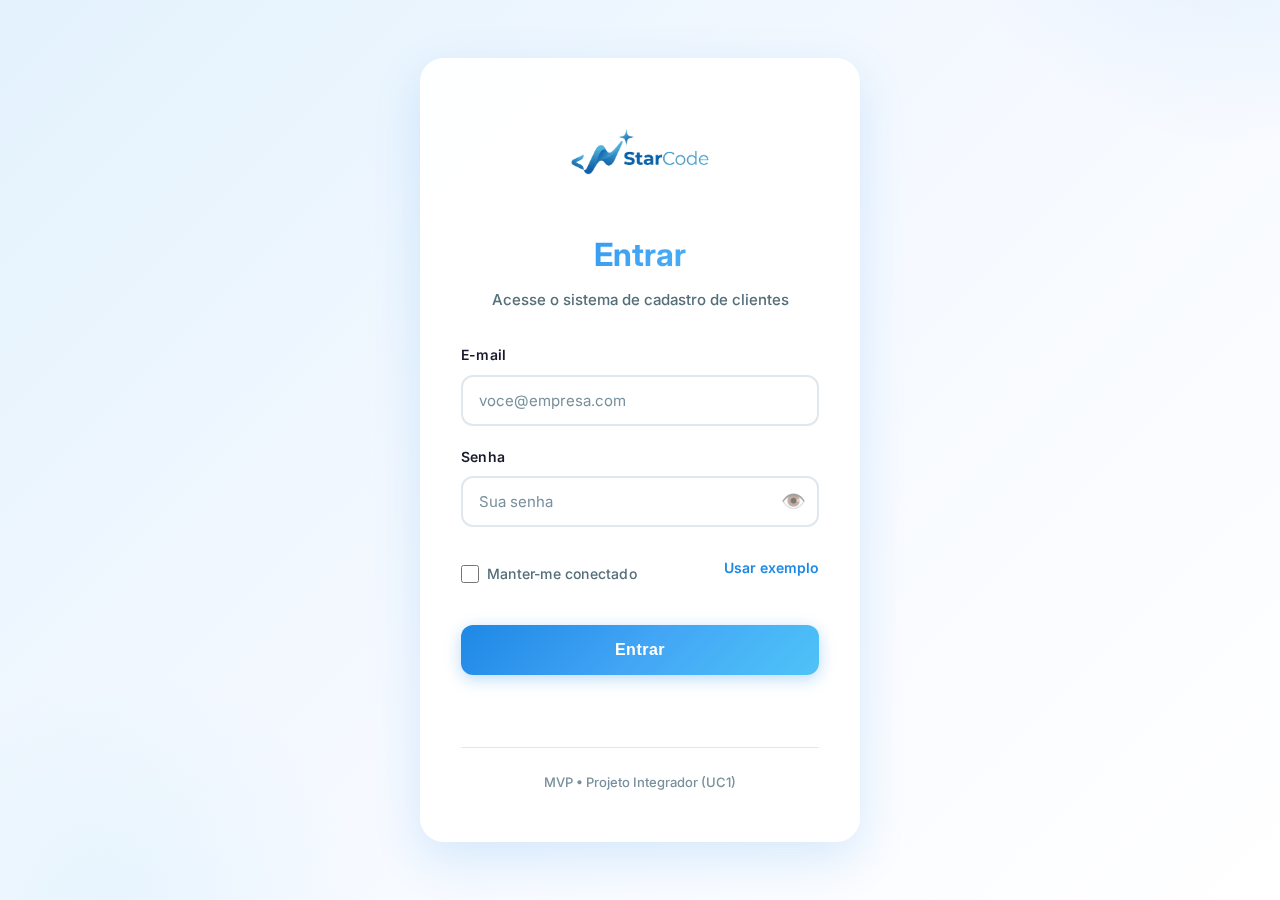
<file: index.html>
<!DOCTYPE html>
<html lang="pt-br">
  <head>
    <meta charset="UTF-8" />
    <title>Cadastro de Clientes - MVP</title>
    <link rel="stylesheet" href="styles.css" />
    <script>
      (function guard() {
        const s =
          sessionStorage.getItem("session_user") ||
          localStorage.getItem("session_user");
        if (!s) window.location.href = "login.html";
      })();
    </script>
  </head>
  <body>
    <header>
      <h1>
        <img src="assets/logo-starcode-horizontal.png" alt="StarCode" class="logo-small">
        Cadastro de Clientes
      </h1>
      <button
        onclick="(localStorage.removeItem('session_user'), sessionStorage.removeItem('session_user'), window.location.href='login.html')"
      >
        Sair
      </button>
    </header>

    <main>

    <section class="card">
      <h2>Novo / Editar Cliente</h2>
      <form id="formCliente">
        <input type="hidden" id="id" />
        <div class="grid">
          <label
            >Nome*
            <input id="nome" type="text" placeholder="Maria Silva" required
          /></label>
          <label
            >E-mail*
            <input
              id="email"
              type="email"
              placeholder="maria@exemplo.com"
              required
          /></label>
          <label
            >Celular*
            <input
              id="celular"
              type="text"
              placeholder="(82) 99999-9999"
              required
          /></label>
        </div>
        <label
          >Observações
          <textarea id="obs" rows="2" placeholder="Notas rápidas..."></textarea>
        </label>

        <div class="actions">
          <button type="submit" id="btnSalvar">Salvar</button>
          <button type="button" id="btnLimpar" class="secondary">Limpar</button>
        </div>
        <p id="msg" class="msg"></p>
      </form>
    </section>

    <section class="card">
      <h2>Clientes</h2>
      <div class="toolbar">
        <input
          id="busca"
          type="search"
          placeholder="Buscar por nome ou email..."
        />
      </div>
      <table id="tabela">
        <thead>
          <tr>
            <th>Nome</th>
            <th>E-mail</th>
            <th>Celular</th>
            <th>Ações</th>
          </tr>
        </thead>
        <tbody>
          <!-- linhas geradas via JS -->
        </tbody>
      </table>
    </section>

    </main>

    <footer>
      <small>MVP – Projeto Integrador (UC1)</small>
    </footer>
    <script src="app.js"></script>
  </body>
</html>
</file>
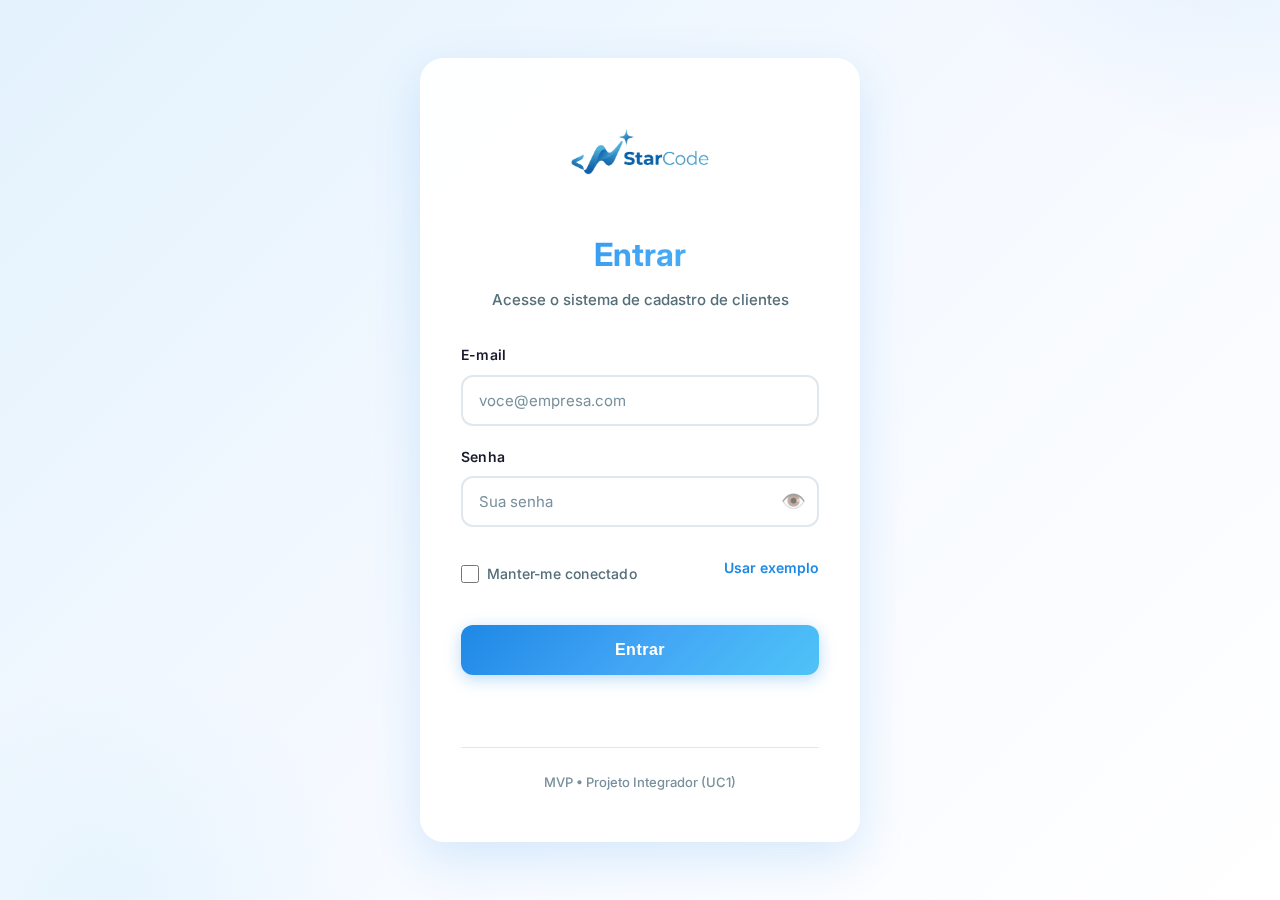
<file: login.html>
<!DOCTYPE html>
<html lang="pt-br">
  <head>
    <meta charset="UTF-8" />
    <title>Login - CadClientes</title>
    <meta name="viewport" content="width=device-width, initial-scale=1" />
    <link rel="stylesheet" href="login.css" />
  </head>
  <body>
    <main class="container">
      <section class="card">
      <header class="header">
        <img src="assets/logo-starcode-horizontal.png" alt="StarCode" class="logo">
        <h1>Entrar</h1>
        <p>Acesse o sistema de cadastro de clientes</p>
      </header>

        <form id="formLogin" novalidate>
          <label for="email">E-mail</label>
          <input
            id="email"
            name="email"
            type="email"
            inputmode="email"
            autocomplete="username"
            placeholder="voce@empresa.com"
            required
          />

          <label for="senha">Senha</label>
          <div class="password-field">
            <input
              id="senha"
              name="senha"
              type="password"
              autocomplete="current-password"
              placeholder="Sua senha"
              minlength="6"
              required
            />
            <button
              type="button"
              id="toggleSenha"
              aria-label="Mostrar/ocultar senha"
            >
              👁️
            </button>
          </div>

          <div class="row">
            <label class="remember">
              <input id="lembrar" type="checkbox" /> Manter-me conectado
            </label>
            <a
              class="help"
              href="#"
              id="preencherExemplo"
              title="Preencher credenciais de exemplo"
              >Usar exemplo</a
            >
          </div>

          <button id="btnEntrar" type="submit">Entrar</button>
          <p id="msg" class="msg" role="alert" aria-live="polite"></p>
        </form>

        <footer class="footer">
          <small>MVP • Projeto Integrador (UC1)</small>
        </footer>
      </section>
    </main>

    <script src="login.js"></script>
  </body>
</html>
</file>
<file: styles.css>
@import url('https://fonts.googleapis.com/css2?family=Inter:wght@400;500;600;700&display=swap');

* {
  margin: 0;
  padding: 0;
  box-sizing: border-box;
}

:root {
  /* StarCode Brand Colors */
  --starcode-blue: #1e88e5;
  --starcode-blue-dark: #1565c0;
  --starcode-blue-light: #42a5f5;
  --starcode-cyan: #4fc3f7;
  --starcode-gradient: linear-gradient(135deg, #1e88e5 0%, #42a5f5 50%, #4fc3f7 100%);
  
  /* UI Colors */
  --bg-main: #f5f9ff;
  --text-primary: #1a1a2e;
  --text-secondary: #546e7a;
  --text-muted: #78909c;
  --danger: #ef5350;
  --success: #66bb6a;
  --border: #e0e7ef;
  --card-bg: #ffffff;
  
  /* Shadows */
  --shadow-sm: 0 2px 8px rgba(30, 136, 229, 0.08);
  --shadow-md: 0 8px 24px rgba(30, 136, 229, 0.12);
  --shadow-lg: 0 16px 48px rgba(30, 136, 229, 0.16);
}

body {
  font-family: 'Inter', system-ui, -apple-system, Segoe UI, Roboto, Arial, sans-serif;
  margin: 0;
  background: var(--bg-main);
  color: var(--text-primary);
  line-height: 1.6;
  -webkit-font-smoothing: antialiased;
  -moz-osx-font-smoothing: grayscale;
  min-height: 100vh;
  display: flex;
  flex-direction: column;
}

/* Header */
header {
  background: var(--starcode-gradient);
  color: #fff;
  padding: 20px 24px;
  box-shadow: var(--shadow-md);
  display: flex;
  justify-content: space-between;
  align-items: center;
  position: sticky;
  top: 0;
  z-index: 100;
  backdrop-filter: blur(10px);
}

header h1 {
  margin: 0;
  font-size: 24px;
  font-weight: 700;
  display: flex;
  align-items: center;
  gap: 12px;
}

header .logo-small {
  height: 40px;
  width: auto;
  filter: brightness(0) invert(1) brightness(2);
  opacity: 0.95;
}

header button {
  background: rgba(255, 255, 255, 0.2);
  color: #fff;
  border: 1px solid rgba(255, 255, 255, 0.3);
  padding: 10px 20px;
  border-radius: 8px;
  cursor: pointer;
  font-weight: 600;
  font-size: 14px;
  transition: all 0.3s ease;
  backdrop-filter: blur(10px);
}

header button:hover {
  background: rgba(255, 255, 255, 0.3);
  transform: translateY(-2px);
  box-shadow: 0 4px 12px rgba(0, 0, 0, 0.2);
}

/* Main Content */
main {
  flex: 1;
  padding: 24px;
  max-width: 1200px;
  width: 100%;
  margin: 0 auto;
}

h2 {
  margin: 0 0 20px 0;
  font-size: 22px;
  font-weight: 700;
  color: var(--text-primary);
  display: flex;
  align-items: center;
  gap: 10px;
}

h2::before {
  content: '';
  width: 4px;
  height: 24px;
  background: var(--starcode-gradient);
  border-radius: 2px;
}

/* Cards */
.card {
  background: var(--card-bg);
  margin: 0 0 24px 0;
  padding: 28px;
  border-radius: 16px;
  box-shadow: var(--shadow-sm);
  border: 1px solid var(--border);
  transition: all 0.3s ease;
  animation: fadeInUp 0.5s ease-out;
}

.card:hover {
  box-shadow: var(--shadow-md);
  transform: translateY(-2px);
}

@keyframes fadeInUp {
  from {
    opacity: 0;
    transform: translateY(20px);
  }
  to {
    opacity: 1;
    transform: translateY(0);
  }
}

/* Form Grid */
.grid {
  display: grid;
  grid-template-columns: repeat(3, 1fr);
  gap: 16px;
  margin-bottom: 16px;
}

label {
  display: flex;
  flex-direction: column;
  gap: 8px;
  font-size: 14px;
  font-weight: 600;
  color: var(--text-primary);
}

input,
textarea {
  padding: 12px 14px;
  border: 2px solid var(--border);
  border-radius: 10px;
  font-family: inherit;
  font-size: 14px;
  transition: all 0.3s ease;
  background: #fff;
  color: var(--text-primary);
}

input::placeholder,
textarea::placeholder {
  color: var(--text-muted);
}

input:focus,
textarea:focus {
  outline: none;
  border-color: var(--starcode-blue);
  box-shadow: 0 0 0 4px rgba(30, 136, 229, 0.1);
  transform: translateY(-1px);
}

textarea {
  resize: vertical;
  min-height: 80px;
}

/* Actions */
.actions {
  display: flex;
  gap: 12px;
  margin-top: 16px;
}

button {
  background: var(--starcode-gradient);
  color: #fff;
  border: none;
  padding: 12px 24px;
  border-radius: 10px;
  cursor: pointer;
  font-weight: 600;
  font-size: 14px;
  font-family: inherit;
  transition: all 0.3s ease;
  box-shadow: 0 4px 12px rgba(30, 136, 229, 0.25);
  position: relative;
  overflow: hidden;
}

button::before {
  content: '';
  position: absolute;
  top: 0;
  left: -100%;
  width: 100%;
  height: 100%;
  background: linear-gradient(90deg, transparent, rgba(255, 255, 255, 0.3), transparent);
  transition: left 0.5s ease;
}

button:hover::before {
  left: 100%;
}

button:hover {
  transform: translateY(-2px);
  box-shadow: 0 6px 20px rgba(30, 136, 229, 0.35);
}

button:active {
  transform: translateY(0);
}

button.secondary {
  background: linear-gradient(135deg, #78909c 0%, #546e7a 100%);
  box-shadow: 0 4px 12px rgba(120, 144, 156, 0.25);
}

button.secondary:hover {
  box-shadow: 0 6px 20px rgba(120, 144, 156, 0.35);
}

button.small {
  padding: 8px 16px;
  border-radius: 8px;
  font-size: 13px;
}

button.warning {
  background: linear-gradient(135deg, #ef5350 0%, #e53935 100%);
  box-shadow: 0 4px 12px rgba(239, 83, 80, 0.25);
}

button.warning:hover {
  box-shadow: 0 6px 20px rgba(239, 83, 80, 0.35);
}

/* Messages */
.msg {
  min-height: 20px;
  margin-top: 12px;
  padding: 12px 16px;
  font-size: 14px;
  font-weight: 500;
  border-radius: 8px;
  animation: slideIn 0.3s ease-out;
}

.msg:not(:empty) {
  background: rgba(102, 187, 106, 0.1);
  color: var(--success);
  border: 1px solid rgba(102, 187, 106, 0.3);
}

@keyframes slideIn {
  from {
    opacity: 0;
    transform: translateX(-10px);
  }
  to {
    opacity: 1;
    transform: translateX(0);
  }
}

/* Toolbar */
.toolbar {
  display: flex;
  justify-content: flex-end;
  margin-bottom: 16px;
}

.toolbar input {
  max-width: 360px;
  width: 100%;
}

/* Table */
table {
  width: 100%;
  border-collapse: separate;
  border-spacing: 0;
  margin-top: 16px;
}

thead {
  background: linear-gradient(135deg, #f5f9ff 0%, #e3f2fd 100%);
}

th {
  padding: 14px 16px;
  text-align: left;
  font-weight: 700;
  font-size: 13px;
  text-transform: uppercase;
  letter-spacing: 0.5px;
  color: var(--starcode-blue-dark);
  border-bottom: 2px solid var(--starcode-blue-light);
}

th:first-child {
  border-top-left-radius: 10px;
}

th:last-child {
  border-top-right-radius: 10px;
}

td {
  padding: 14px 16px;
  border-bottom: 1px solid var(--border);
  font-size: 14px;
  color: var(--text-primary);
}

tbody tr {
  transition: all 0.2s ease;
}

tbody tr:hover {
  background: linear-gradient(135deg, #f5f9ff 0%, #ffffff 100%);
  transform: scale(1.01);
  box-shadow: 0 2px 8px rgba(30, 136, 229, 0.08);
}

tbody tr:last-child td:first-child {
  border-bottom-left-radius: 10px;
}

tbody tr:last-child td:last-child {
  border-bottom-right-radius: 10px;
}

td button {
  margin-right: 8px;
  padding: 8px 14px;
  font-size: 13px;
}

/* Footer */
footer {
  background: var(--starcode-gradient);
  color: #fff;
  padding: 20px;
  text-align: center;
  margin-top: auto;
  box-shadow: 0 -4px 16px rgba(30, 136, 229, 0.15);
}

footer small {
  font-size: 14px;
  font-weight: 500;
  opacity: 0.95;
}

/* Responsive */
@media (max-width: 900px) {
  .grid {
    grid-template-columns: 1fr;
  }
  
  header {
    flex-direction: column;
    gap: 12px;
    text-align: center;
    padding: 16px;
  }
  
  header h1 {
    font-size: 20px;
    flex-direction: column;
    gap: 8px;
  }
  
  header .logo-small {
    height: 32px;
  }
  
  .toolbar {
    justify-content: stretch;
  }
  
  .toolbar input {
    max-width: 100%;
  }
  
  table {
    font-size: 13px;
  }
  
  th, td {
    padding: 10px 8px;
  }
  
  .actions {
    flex-direction: column;
  }
  
  button {
    width: 100%;
  }
}

@media (max-width: 600px) {
  body {
    font-size: 14px;
  }
  
  main {
    padding: 12px;
  }
  
  .card {
    padding: 16px;
    margin-bottom: 16px;
  }
  
  h2 {
    font-size: 18px;
  }
  
  h2::before {
    height: 20px;
  }
  
  header {
    padding: 12px;
  }
  
  header h1 {
    font-size: 18px;
  }
  
  header .logo-small {
    height: 28px;
  }
  
  header button {
    width: 100%;
    padding: 10px 16px;
  }
  
  /* Transform table into stacked cards on mobile */
  table {
    display: block;
    overflow-x: visible;
  }
  
  thead {
    display: none;
  }
  
  tbody {
    display: block;
  }
  
  tbody tr {
    display: block;
    margin-bottom: 16px;
    background: #ffffff;
    border: 1px solid var(--border);
    border-radius: 12px;
    padding: 16px;
    box-shadow: var(--shadow-sm);
  }
  
  tbody tr:hover {
    transform: none;
    box-shadow: var(--shadow-md);
  }
  
  td {
    display: block;
    text-align: left;
    padding: 8px 0;
    border: none;
  }
  
  /* Add labels to each data cell */
  td:nth-child(1)::before {
    content: "Nome: ";
    font-weight: 700;
    color: var(--starcode-blue-dark);
    display: inline-block;
    min-width: 80px;
  }
  
  td:nth-child(2)::before {
    content: "E-mail: ";
    font-weight: 700;
    color: var(--starcode-blue-dark);
    display: inline-block;
    min-width: 80px;
  }
  
  td:nth-child(3)::before {
    content: "Celular: ";
    font-weight: 700;
    color: var(--starcode-blue-dark);
    display: inline-block;
    min-width: 80px;
  }
  
  td:nth-child(4) {
    padding-top: 12px;
    margin-top: 8px;
    border-top: 1px solid var(--border);
  }
  
  td:nth-child(4)::before {
    content: "";
    display: none;
  }
  
  /* Action buttons in mobile cards */
  td button {
    width: calc(50% - 4px);
    margin: 0;
    padding: 10px 16px;
    font-size: 14px;
  }
  
  td button:first-child {
    margin-right: 8px;
  }
  
  /* Form improvements */
  input,
  textarea {
    font-size: 16px; /* Prevents zoom on iOS */
  }
  
  label {
    font-size: 13px;
  }
  
  .actions button {
    padding: 14px 20px;
    font-size: 15px;
  }
  
  /* Footer */
  footer {
    padding: 16px 12px;
  }
  
  footer small {
    font-size: 12px;
  }
}

/* Extra small devices */
@media (max-width: 400px) {
  .card {
    padding: 12px;
  }
  
  h2 {
    font-size: 16px;
  }
  
  header h1 {
    font-size: 16px;
  }
  
  header .logo-small {
    height: 24px;
  }
  
  td button {
    width: 100%;
    margin: 0 0 8px 0 !important;
  }
  
  td button:last-child {
    margin-bottom: 0 !important;
  }
}
</file>
<file: login.css>
@import url("https://fonts.googleapis.com/css2?family=Inter:wght@400;500;600;700&display=swap");

* {
  box-sizing: border-box;
  margin: 0;
  padding: 0;
}

:root {
  /* StarCode Brand Colors */
  --starcode-blue: #1e88e5;
  --starcode-blue-dark: #1565c0;
  --starcode-blue-light: #42a5f5;
  --starcode-cyan: #4fc3f7;
  --starcode-gradient: linear-gradient(
    135deg,
    #1e88e5 0%,
    #42a5f5 50%,
    #4fc3f7 100%
  );

  /* UI Colors */
  --bg-gradient: linear-gradient(135deg, #e3f2fd 0%, #f5f9ff 50%, #ffffff 100%);
  --text-primary: #1a1a2e;
  --text-secondary: #546e7a;
  --text-muted: #78909c;
  --danger: #ef5350;
  --success: #66bb6a;
  --border: #e0e7ef;
  --shadow-sm: 0 2px 8px rgba(30, 136, 229, 0.08);
  --shadow-md: 0 8px 24px rgba(30, 136, 229, 0.12);
  --shadow-lg: 0 16px 48px rgba(30, 136, 229, 0.16);
}

html,
body {
  height: 100%;
}

body {
  font-family: "Inter", system-ui, -apple-system, Segoe UI, Roboto, Arial,
    sans-serif;
  color: var(--text-primary);
  background: var(--bg-gradient);
  background-attachment: fixed;
  line-height: 1.6;
  -webkit-font-smoothing: antialiased;
  -moz-osx-font-smoothing: grayscale;
}

.container {
  min-height: 100%;
  display: grid;
  place-items: center;
  padding: 24px;
  position: relative;
  overflow: hidden;
}

/* Animated background elements */
.container::before {
  content: "";
  position: absolute;
  top: -50%;
  right: -20%;
  width: 600px;
  height: 600px;
  background: radial-gradient(
    circle,
    rgba(30, 136, 229, 0.1) 0%,
    transparent 70%
  );
  border-radius: 50%;
  animation: float 20s ease-in-out infinite;
}

.container::after {
  content: "";
  position: absolute;
  bottom: -30%;
  left: -10%;
  width: 500px;
  height: 500px;
  background: radial-gradient(
    circle,
    rgba(79, 195, 247, 0.08) 0%,
    transparent 70%
  );
  border-radius: 50%;
  animation: float 15s ease-in-out infinite reverse;
}

@keyframes float {
  0%,
  100% {
    transform: translate(0, 0) scale(1);
  }
  50% {
    transform: translate(30px, -30px) scale(1.1);
  }
}

.card {
  width: 100%;
  max-width: 440px;
  background: rgba(255, 255, 255, 0.95);
  backdrop-filter: blur(20px);
  border-radius: 24px;
  padding: 48px 40px;
  box-shadow: var(--shadow-lg);
  border: 1px solid rgba(255, 255, 255, 0.8);
  position: relative;
  z-index: 1;
  animation: slideUp 0.6s ease-out;
}

@keyframes slideUp {
  from {
    opacity: 0;
    transform: translateY(30px);
  }
  to {
    opacity: 1;
    transform: translateY(0);
  }
}

.header {
  text-align: center;
  margin-bottom: 32px;
}

.logo {
  width: 180px;
  height: auto;
  margin: 0 auto 24px;
  display: block;
  animation: fadeIn 0.8s ease-out;
}

@keyframes fadeIn {
  from {
    opacity: 0;
  }
  to {
    opacity: 1;
  }
}

.header h1 {
  margin: 0 0 8px 0;
  font-size: 32px;
  font-weight: 700;
  background: var(--starcode-gradient);
  -webkit-background-clip: text;
  -webkit-text-fill-color: transparent;
  background-clip: text;
}

.header p {
  margin: 0;
  color: var(--text-secondary);
  font-size: 15px;
  font-weight: 500;
}

label {
  display: block;
  margin: 20px 0 8px;
  font-weight: 600;
  font-size: 14px;
  color: var(--text-primary);
  letter-spacing: 0.2px;
}

input[type="email"],
input[type="password"],
input[type="text"],
input[type="checkbox"] {
  transition: all 0.3s ease;
}

input[type="email"],
input[type="password"],
input[type="text"] {
  width: 100%;
  padding: 14px 16px;
  border: 2px solid var(--border);
  border-radius: 12px;
  outline: none;
  font-size: 15px;
  font-family: inherit;
  background: #ffffff;
  color: var(--text-primary);
  font-weight: 500;
}

input[type="email"]::placeholder,
input[type="password"]::placeholder,
input[type="text"]::placeholder {
  color: var(--text-muted);
  font-weight: 400;
}

input:focus {
  border-color: var(--starcode-blue);
  box-shadow: 0 0 0 4px rgba(30, 136, 229, 0.1);
  transform: translateY(-1px);
}

.password-field {
  position: relative;
  display: flex;
  align-items: center;
}

.password-field input {
  padding-right: 50px;
  flex: 1;
}

.password-field #toggleSenha {
  position: absolute;
  right: 8px;
  top: 50%;
  transform: translateY(-50%);
  border: 0;
  background: transparent;
  cursor: pointer;
  font-size: 20px;
  opacity: 0.6;
  transition: opacity 0.2s ease;
  padding: 8px;
  display: flex;
  align-items: center;
  justify-content: center;
  width: 36px;
  height: 36px;
  border-radius: 6px;
}

.password-field #toggleSenha:hover {
  opacity: 1;
  background: rgba(30, 136, 229, 0.08);
}

.password-field #toggleSenha:active {
  background: rgba(30, 136, 229, 0.15);
}

.row {
  display: flex;
  align-items: center;
  justify-content: space-between;
  margin: 16px 0 8px;
  gap: 12px;
}

.remember {
  display: flex;
  align-items: center;
  gap: 8px;
  color: var(--text-secondary);
  font-size: 14px;
  font-weight: 500;
  cursor: pointer;
  user-select: none;
}

.remember input[type="checkbox"] {
  width: 18px;
  height: 18px;
  cursor: pointer;
  accent-color: var(--starcode-blue);
}

.help {
  color: var(--starcode-blue);
  text-decoration: none;
  font-size: 14px;
  font-weight: 600;
  transition: all 0.2s ease;
  white-space: nowrap;
}

.help:hover {
  color: var(--starcode-blue-dark);
  text-decoration: underline;
  transform: translateX(2px);
}

button[type="submit"] {
  width: 100%;
  margin-top: 24px;
  background: var(--starcode-gradient);
  color: #ffffff;
  border: none;
  padding: 16px 24px;
  border-radius: 12px;
  font-size: 16px;
  font-weight: 600;
  cursor: pointer;
  transition: all 0.3s ease;
  box-shadow: 0 4px 16px rgba(30, 136, 229, 0.3);
  letter-spacing: 0.5px;
  position: relative;
  overflow: hidden;
}

button[type="submit"]::before {
  content: "";
  position: absolute;
  top: 0;
  left: -100%;
  width: 100%;
  height: 100%;
  background: linear-gradient(
    90deg,
    transparent,
    rgba(255, 255, 255, 0.3),
    transparent
  );
  transition: left 0.5s ease;
}

button[type="submit"]:hover::before {
  left: 100%;
}

button[type="submit"]:hover {
  transform: translateY(-2px);
  box-shadow: 0 8px 24px rgba(30, 136, 229, 0.4);
}

button[type="submit"]:active {
  transform: translateY(0);
}

button[disabled] {
  opacity: 0.6;
  cursor: not-allowed;
  transform: none !important;
}

.msg {
  min-height: 24px;
  margin: 16px 0 0;
  padding: 12px;
  font-size: 14px;
  font-weight: 500;
  border-radius: 8px;
  text-align: center;
  animation: slideDown 0.3s ease-out;
}

.msg:not(:empty) {
  background: rgba(239, 83, 80, 0.1);
  color: var(--danger);
  border: 1px solid rgba(239, 83, 80, 0.2);
}

@keyframes slideDown {
  from {
    opacity: 0;
    transform: translateY(-10px);
  }
  to {
    opacity: 1;
    transform: translateY(0);
  }
}

.footer {
  margin-top: 32px;
  padding-top: 24px;
  border-top: 1px solid var(--border);
  text-align: center;
}

.footer small {
  color: var(--text-muted);
  font-size: 13px;
  font-weight: 500;
  display: flex;
  align-items: center;
  justify-content: center;
  gap: 8px;
}

/* Responsive Design */
@media (max-width: 480px) {
  .container {
    padding: 16px;
  }
  
  .card {
    padding: 28px 20px;
  }
  
  .header h1 {
    font-size: 26px;
  }
  
  .header p {
    font-size: 14px;
  }
  
  .logo {
    width: 140px;
    margin-bottom: 20px;
  }
  
  label {
    font-size: 13px;
    margin: 16px 0 6px;
  }
  
  input[type="email"],
  input[type="password"] {
    font-size: 16px; /* Prevents zoom on iOS */
    padding: 12px 14px;
  }
  
  .password-field input {
    padding-right: 44px;
  }
  
  .password-field #toggleSenha {
    font-size: 18px;
    right: 10px;
  }
  
  .row {
    flex-direction: column;
    align-items: flex-start;
    gap: 10px;
    margin: 12px 0 6px;
  }
  
  .remember {
    font-size: 13px;
  }
  
  .help {
    align-self: flex-end;
    font-size: 13px;
  }
  
  button[type="submit"] {
    padding: 14px 20px;
    font-size: 15px;
    margin-top: 20px;
  }
  
  .msg {
    font-size: 13px;
    padding: 10px;
  }
  
  .footer {
    margin-top: 24px;
    padding-top: 20px;
  }
  
  .footer small {
    font-size: 12px;
  }
}

@media (max-width: 360px) {
  .card {
    padding: 24px 16px;
  }
  
  .header h1 {
    font-size: 24px;
  }
  
  .logo {
    width: 120px;
  }
  
  button[type="submit"] {
    padding: 12px 18px;
  }
}
</file>
